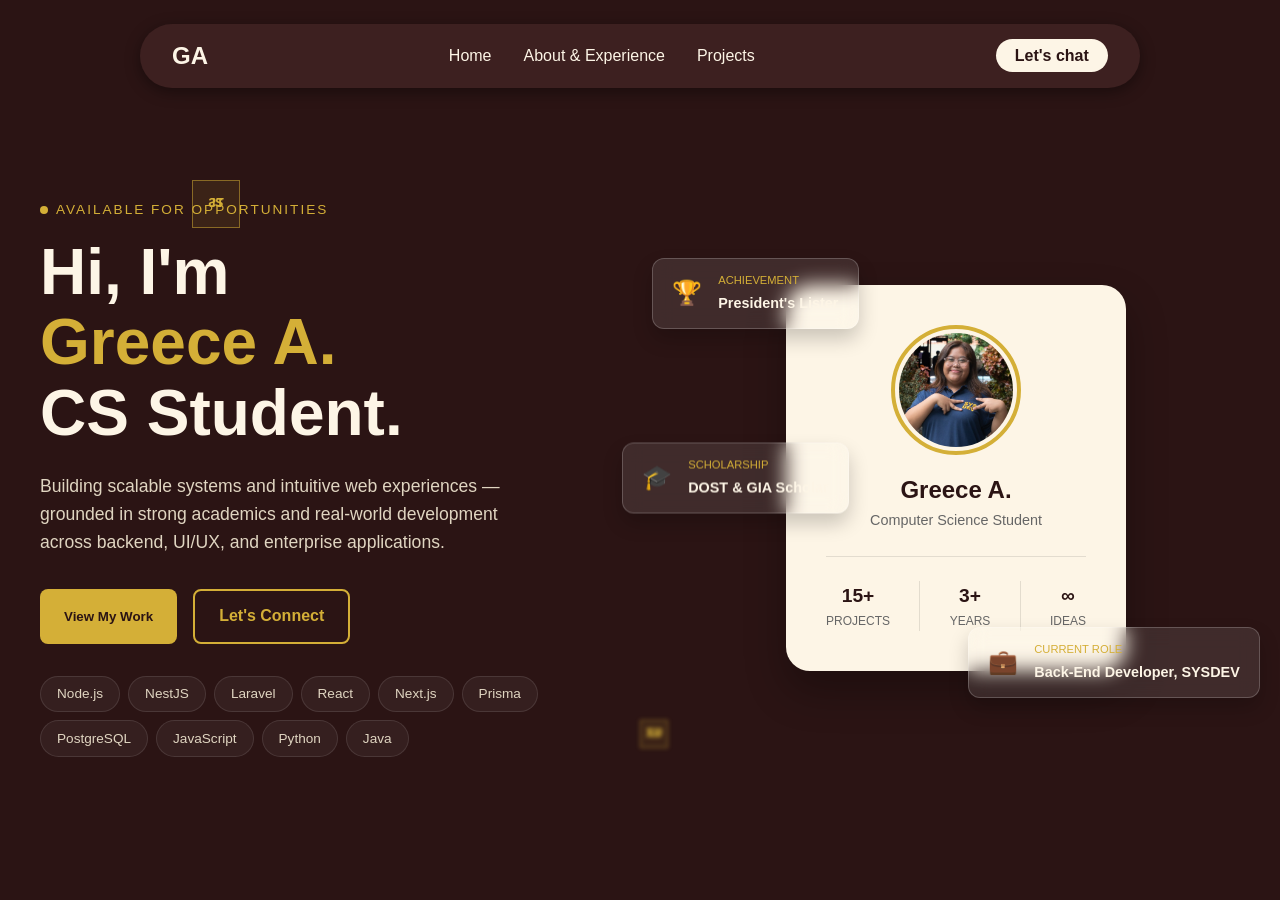
<file: index.html>
<!DOCTYPE html>
<html lang="en">
<head>
    <meta charset="UTF-8">
    <meta name="viewport" content="width=device-width, initial-scale=1.0">
    <title>Prelim Milestone - Home</title>
    
    <link rel="stylesheet" href="index-style.css">
</head>
<body>

<nav class="navbar floating-pill" id="navbar">
    <div class="nav-container">
        <a href="index.html" class="nav-logo">GA</a>

        <ul class="nav-links" id="nav-links">
            <li><a href="index.html">Home</a></li>
            <li><a href="about.html">About & Experience</a></li>
            <li><a href="projects.html">Projects</a></li>
        </ul>

        <div class="nav-actions">
            <a href="projects.html#contact" class="btn-chat">Let's chat</a>
            <button class="hamburger" id="hamburger" aria-label="Toggle navigation">
                <span></span><span></span><span></span>
            </button>
        </div>
    </div>
</nav>

<section class="hero-root">

    <div class="blob blob-1 visible"></div>
    <div class="blob blob-2 visible"></div>
    <div class="blob blob-3 visible"></div>

    <div class="grain"></div>
    <div class="deco-line deco-line-1"></div>
    <div class="deco-line deco-line-2"></div>
    <div class="deco-line deco-line-3"></div>
    <div class="corner-accent"></div>

    <div class="cube-field">

        <div class="cube-wrapper visible" style="left: 15%; top: 20%; transform: translate(-50%, -50%); z-index: 2; --cube-size: 48px; --cube-half: 24px; --cube-opacity: 0.6; --cube-blur: 0px; --cube-duration: 4s; --cube-delay: 0s; --cube-rot-x: 20; --cube-rot-y: 30; --cube-rot-z: 10; --cube-glow: 0.4;">
            <div class="cube">
                <div class="face face--front"><span class="face-label">JS</span></div>
                <div class="face face--back"><span class="face-label">TS</span></div>
                <div class="face face--left"><span class="face-label">PY</span></div>
                <div class="face face--right"><span class="face-label">GO</span></div>
                <div class="face face--top"><span class="face-label">RX</span></div>
                <div class="face face--bottom"><span class="face-label">NX</span></div>
            </div>
        </div>

        <div class="cube-wrapper visible" style="left: 75%; top: 60%; transform: translate(-50%, -50%); z-index: 3; --cube-size: 36px; --cube-half: 18px; --cube-opacity: 0.5; --cube-blur: 1px; --cube-duration: 5s; --cube-delay: 1s; --cube-rot-x: 15; --cube-rot-y: 45; --cube-rot-z: 5; --cube-glow: 0.3;">
            <div class="cube">
                <div class="face face--front"><span class="face-label">DB</span></div>
                <div class="face face--back"><span class="face-label">SQ</span></div>
                <div class="face face--left"><span class="face-label">PG</span></div>
                <div class="face face--right"><span class="face-label">MG</span></div>
                <div class="face face--top"><span class="face-label">RD</span></div>
                <div class="face face--bottom"><span class="face-label">FR</span></div>
            </div>
        </div>

        <div class="cube-wrapper visible" style="left: 50%; top: 80%; transform: translate(-50%, -50%); z-index: 2; --cube-size: 28px; --cube-half: 14px; --cube-opacity: 0.4; --cube-blur: 2px; --cube-duration: 6s; --cube-delay: 2s; --cube-rot-x: 10; --cube-rot-y: 20; --cube-rot-z: 0; --cube-glow: 0.2;">
            <div class="cube">
                <div class="face face--front"><span class="face-label">UI</span></div>
                <div class="face face--back"><span class="face-label">UX</span></div>
                <div class="face face--left"><span class="face-label">CS</span></div>
                <div class="face face--right"><span class="face-label">AI</span></div>
                <div class="face face--top"><span class="face-label">ML</span></div>
                <div class="face face--bottom"><span class="face-label">DL</span></div>
            </div>
        </div>

    </div>

    <!-- Main Hero Body -->
    <div class="hero-body">

        <!-- Left Column -->
        <div class="hero-left text-front">

            <div class="tag-line visible">
                <div class="tag-dot"></div>
                <span class="tag-text">Available for Opportunities</span>
            </div>

            <h1 class="hero-heading visible">
                Hi, I'm<br />
                <em>Greece A.</em><br />
                CS Student.
            </h1>

            <p class="hero-sub visible">
                Building scalable systems and intuitive web experiences — grounded in strong academics and real-world development across backend, UI/UX, and enterprise applications.
            </p>

            <div class="hero-actions visible">
                <button
                    class="btn-primary"
                    onclick="const el = document.getElementById('ProjectsSection'); if (el) el.scrollIntoView({ behavior: 'smooth' });"
                >
                    View My Work
                </button>
                <a class="btn-ghost" href="https://www.linkedin.com/in/greece-ancog-712677287/?skipRedirect=true" target="_blank" rel="noopener noreferrer">Let's Connect</a>
            </div>

            <div class="hero-chips visible">
                <span class="chip">Node.js</span>
                <span class="chip">NestJS</span>
                <span class="chip">Laravel</span>
                <span class="chip">React</span>
                <span class="chip">Next.js</span>
                <span class="chip">Prisma</span>
                <span class="chip">PostgreSQL</span>
                <span class="chip">JavaScript</span>
                <span class="chip">Python</span>
                <span class="chip">Java</span>
            </div>

        </div>

        <!-- Right Column -->
        <div class="hero-right cards-behind visible">

            <div class="mini-card mini-card-1">
                <div class="mini-icon mini-icon-red">🏆</div>
                <div>
                    <span class="mini-label">Achievement</span>
                    <span class="mini-value">President's Lister</span>
                </div>
            </div>

            <div class="mini-card mini-card-2">
                <div class="mini-icon mini-icon-gold">💼</div>
                <div>
                    <span class="mini-label">Current Role</span>
                    <span class="mini-value">Back-End Developer, SYSDEV</span>
                </div>
            </div>

            <div class="mini-card mini-card-3">
                <div class="mini-icon mini-icon-rose">🎓</div>
                <div>
                    <span class="mini-label">Scholarship</span>
                    <span class="mini-value">DOST &amp; GIA Scholar</span>
                </div>
            </div>

            <div class="avatar-card">
                <div class="avatar-img">
                    <img
                        src="assets/GreecePic_1.jpg"
                        alt="Greece Ancog"
                        style="width: 100%; height: 100%; object-fit: cover; border-radius: 50%; display: block;"
                    />
                </div>
                <div class="avatar-name">Greece A.</div>
                <div class="avatar-role">Computer Science Student</div>
                <div class="avatar-stats">
                    <div class="stat">
                        <span class="stat-num">15+</span>
                        <span class="stat-label">Projects</span>
                    </div>
                    <div class="stat-div"></div>
                    <div class="stat">
                        <span class="stat-num">3+</span>
                        <span class="stat-label">Years</span>
                    </div>
                    <div class="stat-div"></div>
                    <div class="stat">
                        <span class="stat-num">∞</span>
                        <span class="stat-label">Ideas</span>
                    </div>
                </div>
            </div>

        </div>
    </div>

</section>

</body>
</html>
</file>
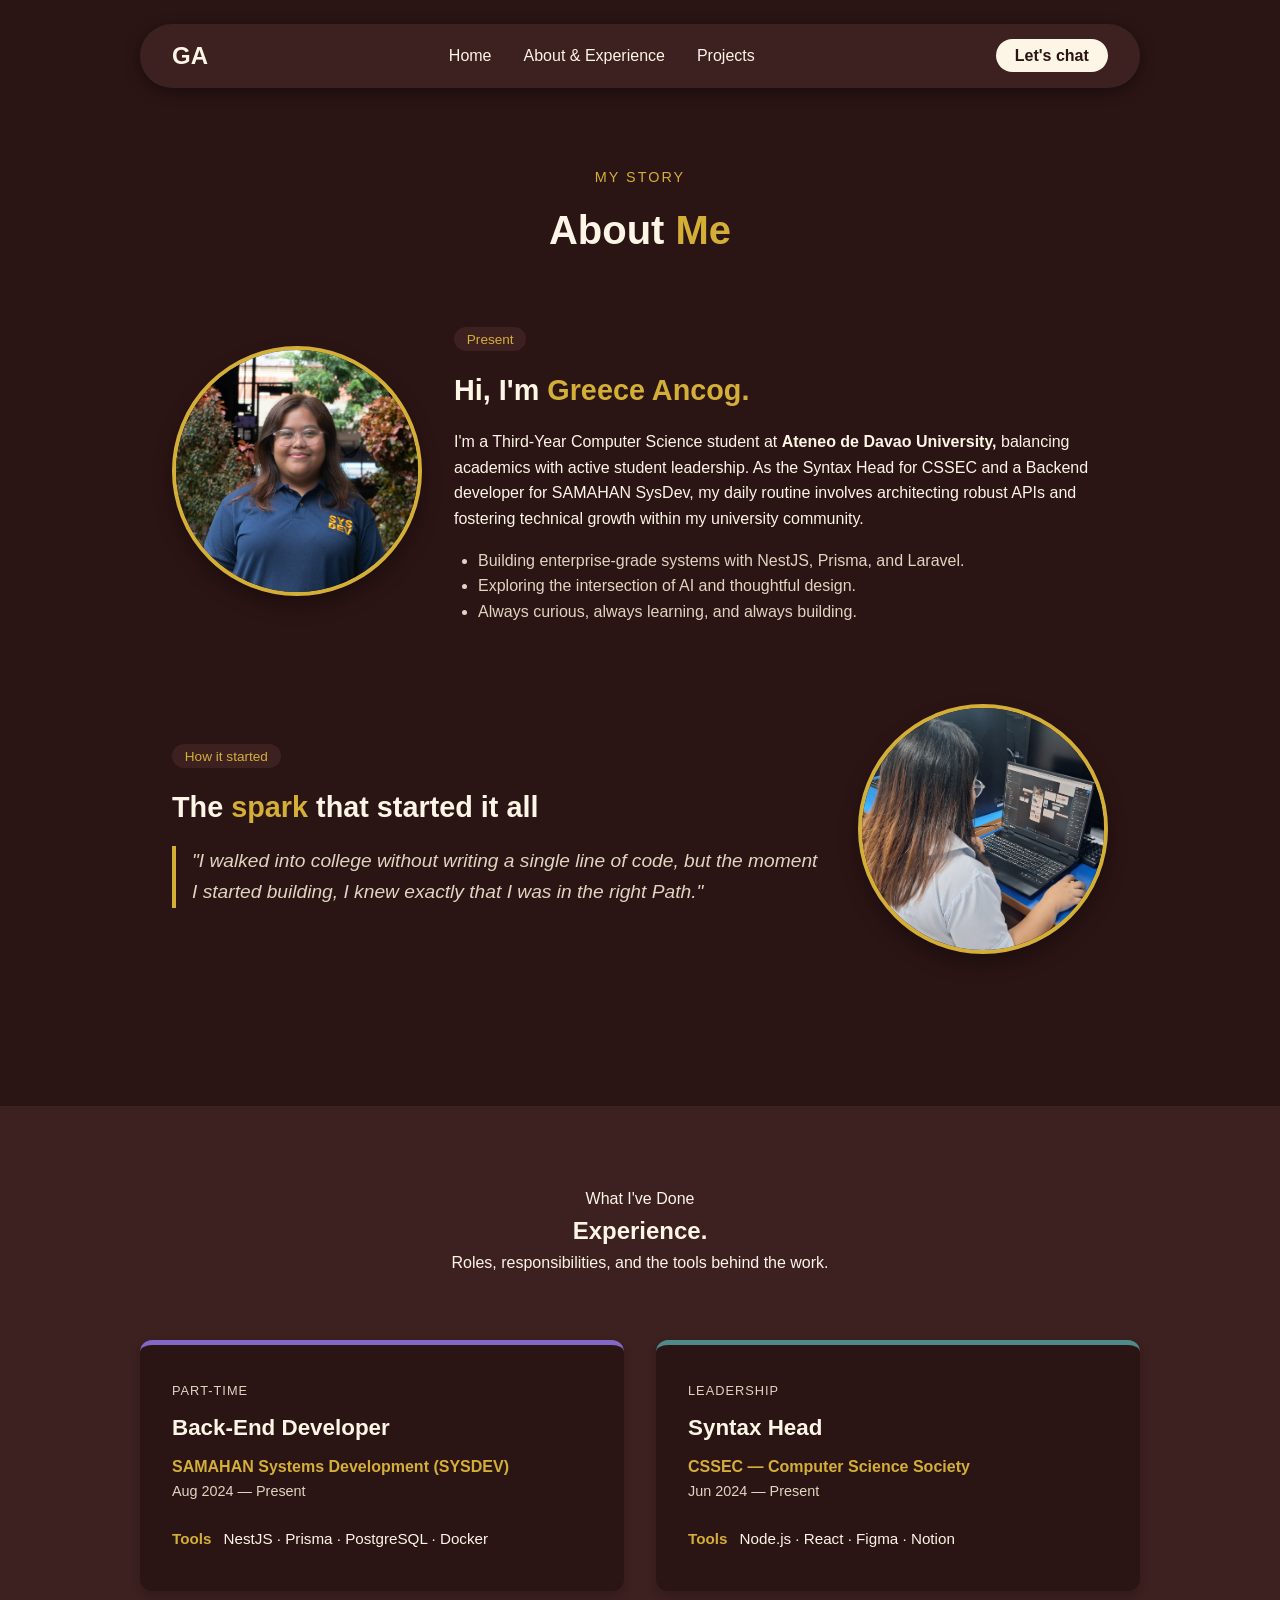
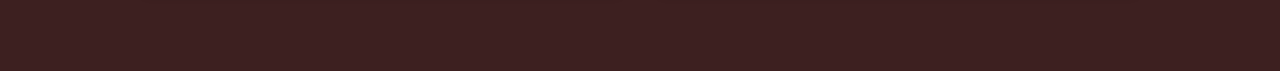
<file: about.html>
<!DOCTYPE html>
<html lang="en">
<head>
    <meta charset="UTF-8">
    <meta name="viewport" content="width=device-width, initial-scale=1.0">
    <title>About & Experience - Greece Ancog</title>
    
    <link rel="stylesheet" href="about-style.css">
</head>
<body>

<nav class="navbar floating-pill" id="navbar">
    <div class="nav-container">
        <!-- Ensure GA links to your new index.html -->
        <a href="index.html" class="nav-logo">GA</a>

        <ul class="nav-links" id="nav-links">
            <!-- Point these to the correct physical files -->
            <li><a href="index.html">Home</a></li>
            <li><a href="about.html">About & Experience</a></li>
            <li><a href="projects.html">Projects</a></li>
        </ul>

        <div class="nav-actions">
            <!-- Keep the Let's Chat button pointing to the contact section on the projects page -->
            <a href="projects.html#contact" class="btn-chat">Let's chat</a>
            <button class="hamburger" id="hamburger" aria-label="Toggle navigation">
                <span></span><span></span><span></span>
            </button>
        </div>
    </div>
</nav>

<section class="aboutme-section" aria-labelledby="aboutme-title">

    <!-- Decorative blobs -->
    <div class="am-decor am-decor--blob1" aria-hidden="true"></div>
    <div class="am-decor am-decor--blob2" aria-hidden="true"></div>
    <div class="am-decor am-decor--blob3" aria-hidden="true"></div>

    <header class="aboutme-header reveal">
        <span class="aboutme-eyebrow">My Story</span>
        <h2 id="aboutme-title" class="aboutme-title">
            About <em>Me</em>
            <span class="aboutme-title-underline" aria-hidden="true"></span>
        </h2>
    </header>

    <div class="aboutme-timeline">

        <!-- Present Block -->
        <div class="story-block story-block--left reveal" data-label="Present">
            <div class="story-visual">
                <div class="blob-frame blob-frame--present" tabindex="0" aria-label="Greece's photo">
                    <div class="blob-frame__inner">
                        <img
                            src="assets/GreecePic_3.jpg"
                            alt="Greece Ancog"
                            style="width: 100%; height: 100%; object-fit: cover; border-radius: 50%;"
                        />
                    </div>
                </div>
            </div>
            <div class="story-text">
                <div class="story-era">
                    <span class="story-era__dot" aria-hidden="true"></span>
                    <span class="story-era__label">Present</span>
                </div>
                <h3 class="story-heading">Hi, I'm <em>Greece Ancog.</em></h3>
                <p class="story-body">
                    I'm a Third-Year Computer Science student at <strong>Ateneo de Davao University,</strong> balancing academics with active student leadership. As the Syntax Head for CSSEC and a Backend developer for SAMAHAN SysDev, my daily routine involves architecting robust APIs and
                    fostering technical growth within my university community.
                </p>
                <ul class="story-list">
                    <li>Building enterprise-grade systems with NestJS, Prisma, and Laravel.</li>
                    <li>Exploring the intersection of AI and thoughtful design.</li>
                    <li>Always curious, always learning, and always building.</li>
                </ul>
            </div>
        </div>

        <!-- Past Block -->
        <div class="story-block story-block--right reveal" data-label="Origin">
            <div class="story-visual">
                <div class="blob-frame blob-frame--past" tabindex="0">
                    <div class="blob-frame__inner">
                        <img
                            src="assets/GreecePic_4.png"
                            alt="Greece Ancog"
                            style="width: 100%; height: 100%; object-fit: cover; border-radius: 50%;"
                        />
                    </div>
                </div>
            </div>
            <div class="story-text">
                <div class="story-era">
                    <span class="story-era__dot" aria-hidden="true"></span>
                    <span class="story-era__label">How it started</span>
                </div>
                <h3 class="story-heading">The <em>spark</em> that started it all</h3>
                <blockquote class="story-quote">
                    "I walked into college without writing a single line of code, but the moment I started building, I knew exactly that I was in the right Path."
                </blockquote>
            </div>
        </div>
    </div>

</section>

<!-- ===================== EXPERIENCE SECTION ===================== -->
<section class="exp-section" id="ExperienceSection">
    <div class="exp-inner">
        <!-- Section header -->
        <div class="exp-header reveal">
            <span class="exp-header__eyebrow">What I've Done</span>
            <h2 class="exp-header__title">
                Experience<span class="exp-header__dot">.</span>
            </h2>
            <p class="exp-header__sub">Roles, responsibilities, and the tools behind the work.</p>
        </div>

        <!-- Cards grid -->
        <div class="exp-grid">
            <!-- Changed 'slide-up' to 'reveal' so app.js can find them -->
            <article class="exp-card exp-card--purple reveal" style="--delay: 0s;">
                <div class="exp-card__tab">
                    <span class="exp-card__type">Part-Time</span>
                </div>
                <div class="exp-card__body">
                    <h3 class="exp-card__role">Back-End Developer</h3>
                    <p class="exp-card__company">SAMAHAN Systems Development (SYSDEV)</p>
                    <p class="exp-card__dates">Aug 2024 — Present</p>
                    <ul class="exp-card__bullets">
                        <li class="exp-bullet">
                            <span class="exp-bullet__label">Tools</span>
                            <span class="exp-bullet__text">NestJS · Prisma · PostgreSQL · Docker</span>
                        </li>
                    </ul>
                </div>
            </article>

            <article class="exp-card exp-card--blue reveal" style="--delay: 0.15s;">
                <div class="exp-card__tab">
                    <span class="exp-card__type">Leadership</span>
                </div>
                <div class="exp-card__body">
                    <h3 class="exp-card__role">Syntax Head</h3>
                    <p class="exp-card__company">CSSEC — Computer Science Society</p>
                    <p class="exp-card__dates">Jun 2024 — Present</p>
                    <ul class="exp-card__bullets">
                        <li class="exp-bullet">
                            <span class="exp-bullet__label">Tools</span>
                            <span class="exp-bullet__text">Node.js · React · Figma · Notion</span>
                        </li>
                    </ul>
                </div>
            </article>
        </div>
    </div>
</section>

<!-- THE MOST IMPORTANT PART: Link your JavaScript! -->
<script src="app.js"></script>

</body>
</html>
</file>
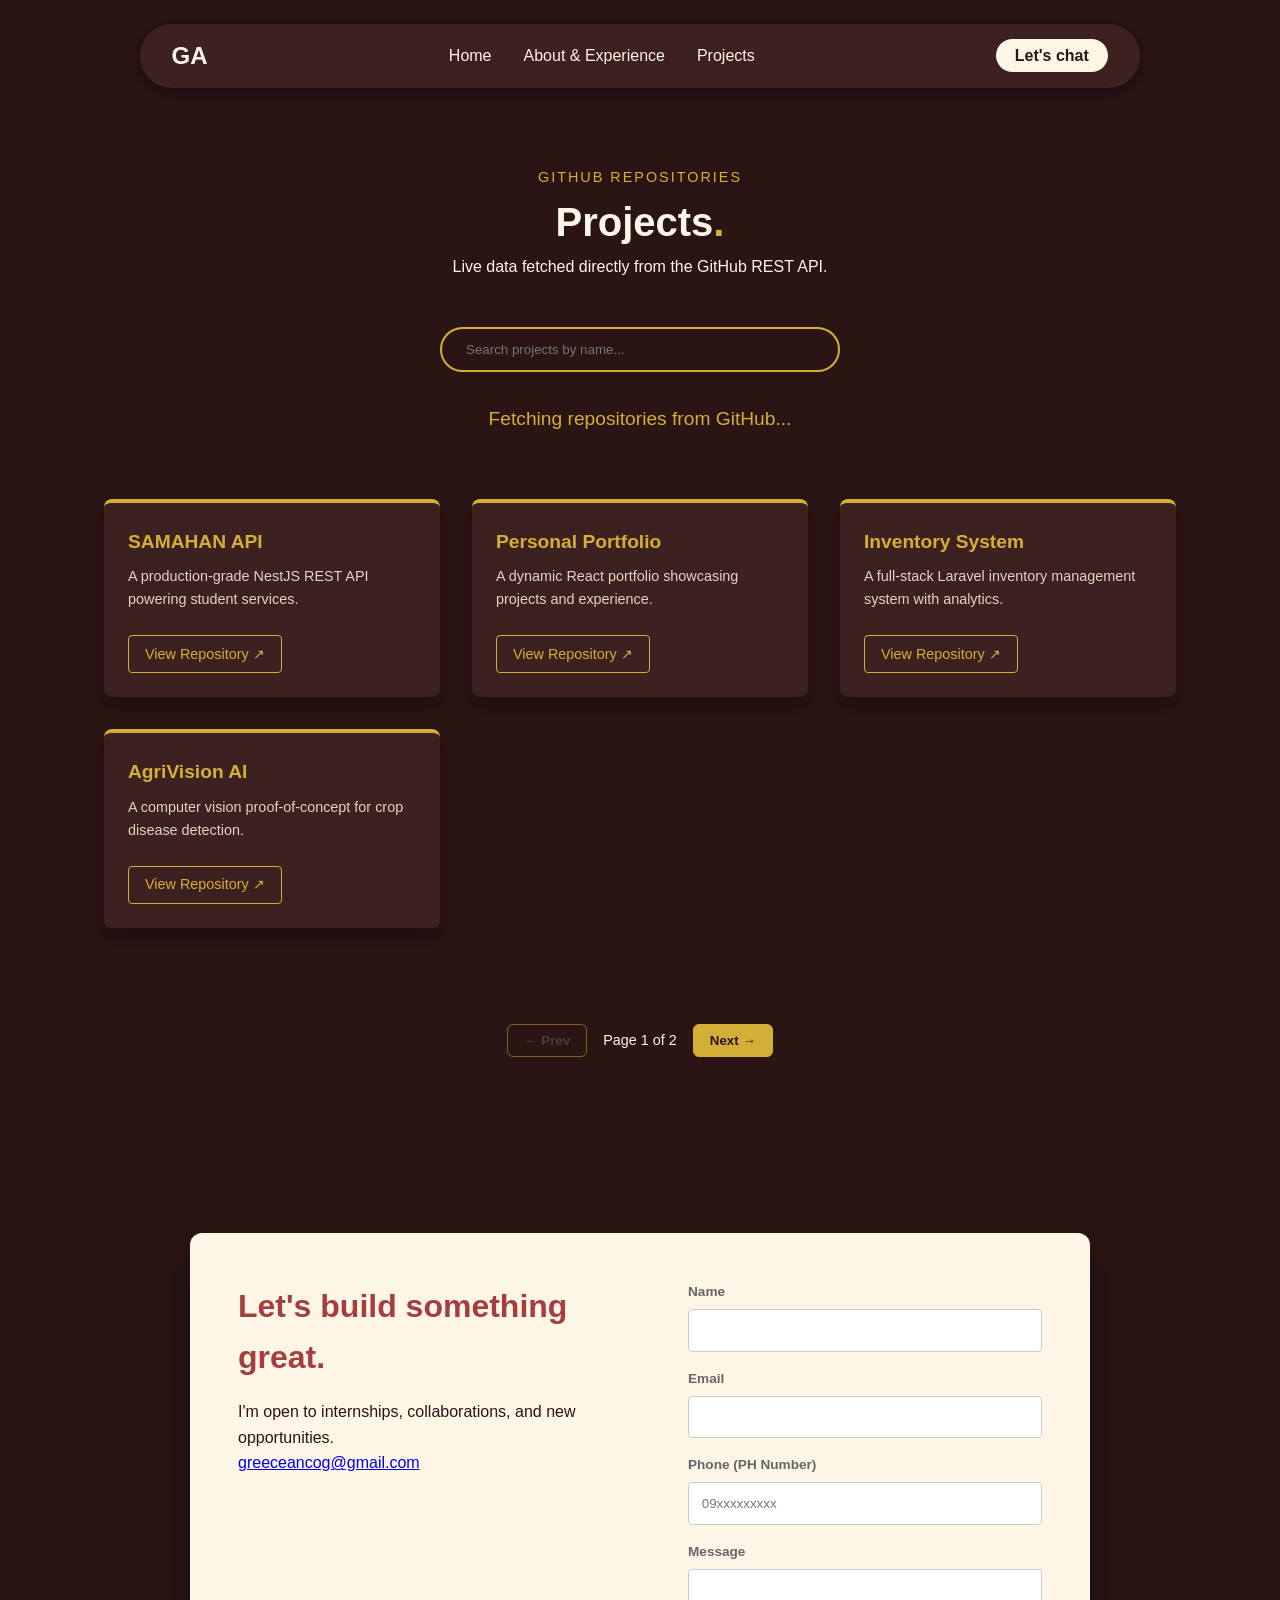
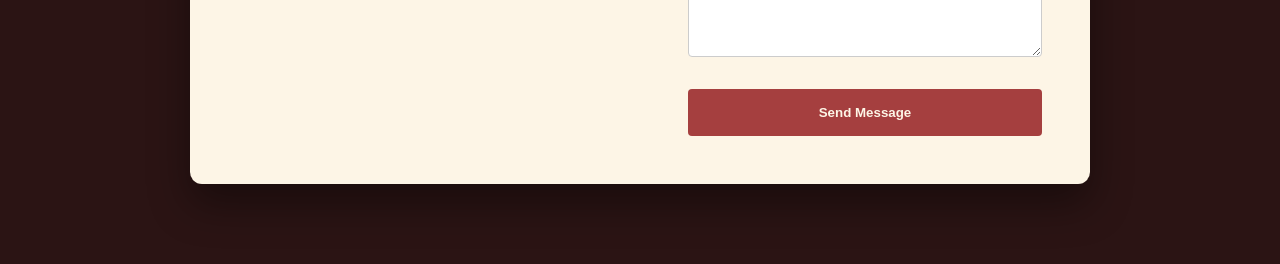
<file: projects.html>
<!DOCTYPE html>
<html lang="en">
<head>
    <meta charset="UTF-8">
    <meta name="viewport" content="width=device-width, initial-scale=1.0">
    <title>Projects - Greece Ancog</title>
    <link rel="stylesheet" href="projects-style.css">
</head>
<body>

<nav class="navbar floating-pill" id="navbar">
    <div class="nav-container">
        <a href="index.html" class="nav-logo">GA</a>
        <ul class="nav-links" id="nav-links">
            <li><a href="index.html">Home</a></li>
            <li><a href="about.html">About & Experience</a></li>
            <li><a href="projects.html">Projects</a></li>
        </ul>
        <div class="nav-actions">
            <a href="#contact" class="btn-chat">Let's chat</a>
            <button class="hamburger" id="hamburger" aria-label="Toggle navigation">
                <span></span><span></span><span></span>
            </button>
        </div>
    </div>
</nav>

<main class="proj-section" id="ProjectsSection">
    <div class="proj-header">
        <span class="proj-eyebrow">GitHub Repositories</span>
        <h2 class="proj-title">Projects<span class="proj-accent">.</span></h2>
        <p class="proj-subtitle">Live data fetched directly from the GitHub REST API.</p>
    </div>

    <div style="text-align: center; margin-bottom: 2rem;">
        <input type="text" id="search-bar" placeholder="Search projects by name..." aria-label="Search projects">
    </div>

    <div id="loading" class="proj-message">Fetching repositories from GitHub...</div>
    <div id="error-message" class="proj-message" style="color: #ff6b6b; display: none;"></div>

    <div id="gallery" class="proj-grid"></div>
</main>

<section class="Contact" id="contact">
    <div class="Contact__postcard-outer">
        <div class="Contact__postcard">
            <div class="Contact__left">
                <h2 class="Contact__heading">Let's build something great.</h2>
                <p class="Contact__body">I'm open to internships, collaborations, and new opportunities.</p>
                <div class="Contact__email-row">
                    <a href="mailto:greeceancog@gmail.com" class="Contact__email-link">greeceancog@gmail.com</a>
                </div>
            </div>

            <div class="Contact__right">
                <div class="Contact__success" id="contact-success" style="display: none;">
                    <h3>Message sent!</h3>
                    <p>Thanks for reaching out.</p>
                </div>

                <!-- BONUS REQUIREMENT: Contact Form -->
                <form id="contact-form" class="Contact__form">
                    <div class="Contact__field">
                        <label class="Contact__label" for="contact-name">Name</label>
                        <input id="contact-name" class="Contact__input" type="text" required />
                    </div>
                    <div class="Contact__field">
                        <label class="Contact__label" for="contact-email">Email</label>
                        <input id="contact-email" class="Contact__input" type="email" required />
                    </div>
                    <!-- BONUS REQUIREMENT: PH Phone Field -->
                    <div class="Contact__field">
                        <label class="Contact__label" for="contact-phone">Phone (PH Number)</label>
                        <input id="contact-phone" class="Contact__input" type="tel" placeholder="09xxxxxxxxx" required />
                    </div>
                    <div class="Contact__field">
                        <label class="Contact__label" for="contact-message">Message</label>
                        <textarea id="contact-message" class="Contact__input" rows="4" required></textarea>
                    </div>
                    <button type="submit" class="Contact__submit-btn">Send Message</button>
                </form>
            </div>
        </div>
    </div>
</section>

<script src="app.js"></script>
</body>
</html>
</file>
<file: index-style.css>
:root {
    --bg-color: #2b1414;      /* Deep Maroon */
    --surface-color: #3d2020;
    --text-main: #fdf5e6;     /* Cream */
    --text-muted: #e0d5c1;
    --accent-gold: #d4af37;
    --font-main: 'Segoe UI', Tahoma, Geneva, Verdana, sans-serif;
}

* { margin: 0; padding: 0; box-sizing: border-box; }
body { background-color: var(--bg-color); color: var(--text-main); font-family: var(--font-main); line-height: 1.6; overflow-x: hidden; }

.navbar.floating-pill { position: fixed; top: 1.5rem; left: 50%; transform: translateX(-50%); width: 90%; max-width: 1000px; background-color: var(--surface-color); border-radius: 50px; box-shadow: 0 4px 15px rgba(0, 0, 0, 0.4); z-index: 1000; padding: 0.8rem 2rem; }
.nav-container { display: flex; justify-content: space-between; align-items: center; }
.nav-logo { font-size: 1.5rem; font-weight: bold; color: var(--text-main); text-decoration: none; }
.nav-links { display: flex; gap: 2rem; list-style: none; }
.nav-links a { color: var(--text-main); text-decoration: none; transition: color 0.2s; }
.nav-links a:hover { color: var(--accent-gold); }
.btn-chat { background-color: var(--text-main); color: var(--bg-color); padding: 0.5rem 1.2rem; border-radius: 20px; font-weight: bold; text-decoration: none; }
.hamburger { display: none; }

.hero-root { position: relative; min-height: 100vh; display: flex; align-items: center; justify-content: center; padding: 120px 2rem 4rem 2rem; overflow: hidden; }
.hero-body { display: flex; flex-direction: column; gap: 4rem; max-width: 1200px; width: 100%; z-index: 10; position: relative; }

@media (min-width: 900px) {
    .hero-body { flex-direction: row; align-items: center; }
    .hero-left, .hero-right { flex: 1; }
}

/* --- Hero Text (Left Side) --- */
.tag-line { color: var(--accent-gold); text-transform: uppercase; letter-spacing: 2px; font-size: 0.85rem; margin-bottom: 1rem; display: flex; align-items: center; gap: 0.5rem; }
.tag-dot { width: 8px; height: 8px; background: var(--accent-gold); border-radius: 50%; }
.hero-heading { font-size: clamp(3rem, 5vw, 4.5rem); line-height: 1.1; margin-bottom: 1.5rem; }
.hero-heading em { color: var(--accent-gold); font-style: normal; }
.hero-sub { font-size: 1.1rem; color: var(--text-muted); margin-bottom: 2rem; max-width: 500px; }

/* Buttons */
.hero-actions { display: flex; gap: 1rem; margin-bottom: 2rem; }
.btn-primary { background: var(--accent-gold); color: var(--bg-color); padding: 0.8rem 1.5rem; border-radius: 8px; border: none; font-weight: bold; cursor: pointer; text-decoration: none; }
.btn-ghost { background: transparent; color: var(--accent-gold); border: 2px solid var(--accent-gold); padding: 0.8rem 1.5rem; border-radius: 8px; font-weight: bold; text-decoration: none; }

/* Chips */
.hero-chips { display: flex; flex-wrap: wrap; gap: 0.5rem; }
.chip { background: rgba(255,255,255,0.05); border: 1px solid rgba(255,255,255,0.1); padding: 0.4rem 1rem; border-radius: 20px; font-size: 0.85rem; color: var(--text-muted); }

/* --- Hero Cards (Right Side) --- */
.hero-right { position: relative; display: flex; justify-content: center; align-items: center; min-height: 400px; }

/* Main Avatar Card */
.avatar-card { background: var(--text-main); color: var(--bg-color); padding: 2.5rem; border-radius: 24px; text-align: center; box-shadow: 0 20px 40px rgba(0,0,0,0.3); z-index: 5; width: 100%; max-width: 340px; }
.avatar-img { width: 130px; height: 130px; margin: 0 auto 1rem auto; border: 4px solid var(--accent-gold); border-radius: 50%; padding: 4px; overflow: hidden; }
.avatar-name { font-size: 1.5rem; font-weight: bold; color: var(--bg-color); }
.avatar-role { color: #666; font-size: 0.9rem; margin-bottom: 1.5rem; }

.avatar-stats { display: flex; justify-content: space-between; padding-top: 1.5rem; border-top: 1px solid rgba(0,0,0,0.1); }
.stat { display: flex; flex-direction: column; align-items: center; }
.stat-num { font-size: 1.2rem; font-weight: bold; color: var(--bg-color); }
.stat-label { font-size: 0.75rem; color: #666; text-transform: uppercase; }
.stat-div { width: 1px; background: rgba(0,0,0,0.1); }

/* Floating Mini Cards */
.mini-card { position: absolute; background: rgba(255,255,255,0.1); backdrop-filter: blur(10px); border: 1px solid rgba(255,255,255,0.2); padding: 0.8rem 1.2rem; border-radius: 12px; display: flex; align-items: center; gap: 1rem; z-index: 6; box-shadow: 0 10px 20px rgba(0,0,0,0.2); width: max-content; }
.mini-card-1 { top: -20px; left: -20px; }
.mini-card-2 { bottom: -20px; right: -20px; }
.mini-card-3 { top: 50%; left: -50px; transform: translateY(-50%); }

.mini-icon { font-size: 1.5rem; }
.mini-label { display: block; font-size: 0.7rem; text-transform: uppercase; color: var(--accent-gold); }
.mini-value { font-size: 0.9rem; font-weight: bold; }

/* Hide mini cards on very small screens to prevent overflow */
@media (max-width: 500px) { .mini-card { display: none; } }

/* --- 3D Cubes (Background) --- */
.cube-field { position: absolute; inset: 0; pointer-events: none; }
.cube-wrapper { position: absolute; transform-style: preserve-3d; opacity: var(--cube-opacity); filter: blur(var(--cube-blur)); }
.cube { position: relative; width: var(--cube-size); height: var(--cube-size); transform-style: preserve-3d; animation: rotate3D var(--cube-duration) infinite linear; animation-delay: var(--cube-delay); }
.face { position: absolute; width: 100%; height: 100%; background: rgba(212, 175, 55, 0.05); border: 1px solid rgba(212, 175, 55, 0.3); display: flex; align-items: center; justify-content: center; font-size: 12px; color: var(--accent-gold); font-weight: bold; }

.face--front  { transform: translateZ(var(--cube-half)); }
.face--back   { transform: rotateY(180deg) translateZ(var(--cube-half)); }
.face--right  { transform: rotateY(90deg) translateZ(var(--cube-half)); }
.face--left   { transform: rotateY(-90deg) translateZ(var(--cube-half)); }
.face--top    { transform: rotateX(90deg) translateZ(var(--cube-half)); }
.face--bottom { transform: rotateX(-90deg) translateZ(var(--cube-half)); }

@keyframes rotate3D { 
    0% { transform: rotateX(calc(var(--cube-rot-x) * 1deg)) rotateY(0deg) rotateZ(calc(var(--cube-rot-z) * 1deg)); } 
    100% { transform: rotateX(calc(var(--cube-rot-x) * 1deg)) rotateY(360deg) rotateZ(calc(var(--cube-rot-z) * 1deg)); } 
}

/* Failsafe Reveal Animation */
.visible { animation: fadeIn 1s ease-out forwards; }
@keyframes fadeIn { from { opacity: 0; transform: translateY(20px); } to { opacity: 1; transform: translateY(0); } }


@media (max-width: 768px) {
    .hamburger {
        display: flex;
        flex-direction: column;
        justify-content: center;
        gap: 5px;
        background: transparent;
        border: none;
        cursor: pointer;
        padding: 0.5rem;
    }
    
    .hamburger span {
        width: 25px;
        height: 3px;
        background-color: var(--text-main);
        border-radius: 2px;
        transition: 0.3s ease;
    }

    .nav-links {
        display: none; /* Hidden by default */
        flex-direction: column;
        position: absolute;
        top: 110%; /* Positions it directly below the pill */
        left: 0;
        width: 100%;
        background-color: var(--surface-color);
        padding: 1.5rem 0;
        border-radius: 20px;
        text-align: center;
        box-shadow: 0 10px 30px rgba(0, 0, 0, 0.5);
        gap: 1.5rem;
    }

    .nav-links.open {
        display: flex;
    }

    .btn-chat {
        display: none;
    }
}
</file>
<file: about-style.css>
:root {
    --bg-color: #2b1414;      /* Deep Maroon */
    --surface-color: #3d2020; /* Slightly lighter maroon for cards */
    --text-main: #fdf5e6;     /* Cream/Off-white */
    --text-muted: #e0d5c1;
    --accent-gold: #d4af37;
    --accent-blue: #4f8a8b;
    --accent-purple: #8367c7;
    --font-main: 'Segoe UI', Tahoma, Geneva, Verdana, sans-serif;
}

* {
    margin: 0;
    padding: 0;
    box-sizing: border-box;
}

body {
    background-color: var(--bg-color);
    color: var(--text-main);
    font-family: var(--font-main);
    line-height: 1.6;
    padding-top: 100px; 
}

a {
    color: var(--accent-gold);
    text-decoration: none;
}

.navbar.floating-pill {
    position: fixed;
    top: 1.5rem;
    left: 50%;
    transform: translateX(-50%);
    width: 90%;
    max-width: 1000px;
    background-color: var(--surface-color);
    border-radius: 50px;
    box-shadow: 0 4px 15px rgba(0, 0, 0, 0.4);
    z-index: 1000;
    padding: 0.8rem 2rem;
}

.nav-container {
    display: flex;
    justify-content: space-between;
    align-items: center;
}

.nav-logo {
    font-size: 1.5rem;
    font-weight: bold;
    color: var(--text-main);
}

.nav-links {
    display: flex;
    gap: 2rem;
    list-style: none;
}

.nav-links a {
    color: var(--text-main);
    font-weight: 500;
    transition: color 0.2s;
}

.nav-links a:hover {
    color: var(--accent-gold);
}

.btn-chat {
    background-color: var(--text-main);
    color: var(--bg-color);
    padding: 0.5rem 1.2rem;
    border-radius: 20px;
    font-weight: bold;
}

.hamburger {
    display: none;
}

.aboutme-section {
    max-width: 1000px;
    margin: 0 auto;
    padding: 4rem 2rem;
}

.aboutme-header {
    text-align: center;
    margin-bottom: 4rem;
}

.aboutme-eyebrow {
    color: var(--accent-gold);
    text-transform: uppercase;
    letter-spacing: 2px;
    font-size: 0.9rem;
}

.aboutme-title {
    font-size: 2.5rem;
    margin-top: 0.5rem;
}

.aboutme-title em {
    color: var(--accent-gold);
    font-style: normal;
}

.story-block {
    display: flex;
    flex-direction: column;
    gap: 2rem;
    margin-bottom: 5rem;
    align-items: center;
}

.story-visual img {
    border: 4px solid var(--accent-gold);
    box-shadow: 0 10px 20px rgba(0,0,0,0.3);
    max-width: 250px;
}

.story-text {
    flex: 1;
}

.story-era__label {
    background: var(--surface-color);
    padding: 0.3rem 0.8rem;
    border-radius: 20px;
    font-size: 0.85rem;
    color: var(--accent-gold);
}

.story-heading {
    font-size: 1.8rem;
    margin: 1rem 0;
}

.story-heading em {
    color: var(--accent-gold);
    font-style: normal;
}

.story-list {
    margin-top: 1rem;
    padding-left: 1.5rem;
    color: var(--text-muted);
}

.story-quote {
    font-size: 1.2rem;
    font-style: italic;
    border-left: 4px solid var(--accent-gold);
    padding-left: 1rem;
    margin: 1rem 0;
    color: var(--text-muted);
}

.exp-section {
    background-color: var(--surface-color);
    padding: 5rem 2rem;
}

.exp-inner {
    max-width: 1000px;
    margin: 0 auto;
}

.exp-header {
    text-align: center;
    margin-bottom: 4rem;
}

.exp-grid {
    display: grid;
    grid-template-columns: repeat(auto-fit, minmax(280px, 1fr));
    gap: 2rem;
}

.exp-card {
    background-color: var(--bg-color);
    padding: 2rem;
    border-radius: 12px;
    box-shadow: 0 4px 10px rgba(0,0,0,0.2);
    border-top: 5px solid var(--accent-gold); 
    transition: transform 0.2s;
}

.exp-card:hover {
    transform: translateY(-5px);
}

.exp-card--purple {
    border-top-color: var(--accent-purple);
}

.exp-card--blue {
    border-top-color: var(--accent-blue);
}

.exp-card__type {
    font-size: 0.8rem;
    text-transform: uppercase;
    letter-spacing: 1px;
    color: var(--text-muted);
}

.exp-card__role {
    font-size: 1.4rem;
    margin: 0.5rem 0;
}

.exp-card__company {
    color: var(--accent-gold);
    font-weight: bold;
}

.exp-card__dates {
    font-size: 0.9rem;
    color: var(--text-muted);
    margin-bottom: 1.5rem;
}

.exp-bullet {
    list-style: none;
    margin-bottom: 0.5rem;
    font-size: 0.95rem;
}

.exp-bullet__label {
    font-weight: bold;
    color: var(--accent-gold);
    margin-right: 0.5rem;
}

.reveal {
    animation: simpleFadeIn 1s ease-out forwards;
}

@keyframes simpleFadeIn {
    from {
        opacity: 0;
        transform: translateY(20px);
    }
    to {
        opacity: 1;
        transform: translateY(0);
    }
}

@media (max-width: 768px) {
    .nav-links {
        display: none; 
    }
    .hamburger {
        display: block;
        background: none;
        border: none;
        color: var(--text-main);
        font-size: 1.5rem;
        cursor: pointer;
    }
    .story-block {
        text-align: center;
    }
    .story-quote {
        text-align: left;
    }
}

@media (min-width: 769px) {
    /* Side-by-side layout for desktop timeline */
    .story-block {
        flex-direction: row;
        text-align: left;
    }
    .story-block--right {
        flex-direction: row-reverse;
    }
}

/* =========================================================
   W2 REQUIREMENT: Mobile-First Responsive Navbar
   ========================================================= */

@media (max-width: 768px) {
    /* 1. Show the hamburger button */
    .hamburger {
        display: flex;
        flex-direction: column;
        justify-content: center;
        gap: 5px;
        background: transparent;
        border: none;
        cursor: pointer;
        padding: 0.5rem;
    }
    
    .hamburger span {
        width: 25px;
        height: 3px;
        background-color: var(--text-main);
        border-radius: 2px;
        transition: 0.3s ease;
    }

    .nav-links {
        display: none; 
        flex-direction: column;
        position: absolute;
        top: 110%; 
        left: 0;
        width: 100%;
        background-color: var(--surface-color);
        padding: 1.5rem 0;
        border-radius: 20px;
        text-align: center;
        box-shadow: 0 10px 30px rgba(0, 0, 0, 0.5);
        gap: 1.5rem;
    }

    .nav-links.open {
        display: flex;
    }

    .btn-chat {
        display: none;
    }
}
</file>
<file: projects-style.css>
:root {
    --bg-color: #2b1414;
    --surface-color: #3d2020;
    --text-main: #fdf5e6;
    --text-muted: #e0d5c1;
    --accent-gold: #d4af37;
    --font-main: 'Segoe UI', Tahoma, Geneva, Verdana, sans-serif;
}

* { margin: 0; padding: 0; box-sizing: border-box; }
body { background-color: var(--bg-color); color: var(--text-main); font-family: var(--font-main); line-height: 1.6; padding-top: 100px; }

/* Navbar */
.navbar.floating-pill { position: fixed; top: 1.5rem; left: 50%; transform: translateX(-50%); width: 90%; max-width: 1000px; background-color: var(--surface-color); border-radius: 50px; box-shadow: 0 4px 15px rgba(0, 0, 0, 0.4); z-index: 1000; padding: 0.8rem 2rem; }
.nav-container { display: flex; justify-content: space-between; align-items: center; }
.nav-logo { font-size: 1.5rem; font-weight: bold; color: var(--text-main); text-decoration: none; }
.nav-links { display: flex; gap: 2rem; list-style: none; }
.nav-links a { color: var(--text-main); text-decoration: none; }
.btn-chat { background-color: var(--text-main); color: var(--bg-color); padding: 0.5rem 1.2rem; border-radius: 20px; font-weight: bold; text-decoration: none; }
.hamburger { display: none; }

/* Projects Section */
.proj-section { padding: 4rem 2rem; max-width: 1200px; margin: 0 auto; }
.proj-header { text-align: center; margin-bottom: 3rem; }
.proj-eyebrow { color: var(--accent-gold); text-transform: uppercase; letter-spacing: 2px; font-size: 0.9rem; }
.proj-title { font-size: 2.5rem; }
.proj-accent { color: var(--accent-gold); }
.proj-message { text-align: center; font-size: 1.2rem; margin: 2rem 0; color: var(--accent-gold); }

/* W3 Requirement: Search Bar Styles */
#search-bar { padding: 0.8rem 1.5rem; width: 100%; max-width: 400px; border-radius: 25px; border: 2px solid var(--accent-gold); background: var(--bg-color); color: var(--text-main); outline: none; }

/* W2 Requirement: CSS Grid for Gallery */
.proj-grid { display: grid; grid-template-columns: repeat(auto-fit, minmax(280px, 1fr)); gap: 2rem; margin-bottom: 4rem; }

/* Dynamic Card Styles */
.dynamic-card { background: var(--surface-color); border-top: 4px solid var(--accent-gold); border-radius: 8px; padding: 1.5rem; display: flex; flex-direction: column; justify-content: space-between; box-shadow: 0 10px 20px rgba(0,0,0,0.3); transition: transform 0.2s; }
.dynamic-card:hover { transform: translateY(-5px); }
.dynamic-card h3 { color: var(--accent-gold); margin-bottom: 0.5rem; }
.dynamic-card p { font-size: 0.9rem; color: var(--text-muted); margin-bottom: 1.5rem; flex-grow: 1; }
.dynamic-card a { align-self: flex-start; padding: 0.4rem 1rem; border: 1px solid var(--accent-gold); color: var(--accent-gold); text-decoration: none; border-radius: 4px; font-size: 0.9rem; transition: background 0.2s; }
.dynamic-card a:hover { background: var(--accent-gold); color: var(--bg-color); }

/* Contact Section */
.Contact { padding: 5rem 2rem; background: var(--bg-color); }
.Contact__postcard { display: flex; flex-direction: column; max-width: 900px; margin: 0 auto; background: #fdf5e6; color: #2b1414; border-radius: 12px; box-shadow: 0 20px 40px rgba(0,0,0,0.4); }
@media(min-width: 768px) { .Contact__postcard { flex-direction: row; } }
.Contact__left, .Contact__right { flex: 1; padding: 3rem; }
.Contact__heading { font-size: 2rem; color: #a53f3f; margin-bottom: 1rem; }
.Contact__form { display: flex; flex-direction: column; gap: 1rem; }
.Contact__field { display: flex; flex-direction: column; gap: 0.4rem; }
.Contact__label { font-size: 0.85rem; font-weight: bold; color: #666; }
.Contact__input { padding: 0.8rem; border: 1px solid #ccc; border-radius: 4px; font-family: inherit; }
.Contact__submit-btn { background: #a53f3f; color: #fdf5e6; border: none; padding: 1rem; border-radius: 4px; font-weight: bold; cursor: pointer; margin-top: 1rem; }


@media (max-width: 768px) {
    .hamburger {
        display: flex;
        flex-direction: column;
        justify-content: center;
        gap: 5px;
        background: transparent;
        border: none;
        cursor: pointer;
        padding: 0.5rem;
    }
    
    .hamburger span {
        width: 25px;
        height: 3px;
        background-color: var(--text-main);
        border-radius: 2px;
        transition: 0.3s ease;
    }

    .nav-links {
        display: none; /* Hidden by default */
        flex-direction: column;
        position: absolute;
        top: 110%; 
        left: 0;
        width: 100%;
        background-color: var(--surface-color);
        padding: 1.5rem 0;
        border-radius: 20px;
        text-align: center;
        box-shadow: 0 10px 30px rgba(0, 0, 0, 0.5);
        gap: 1.5rem;
    }

    .nav-links.open {
        display: flex;
    }

    .btn-chat {
        display: none;
    }
}
</file>
